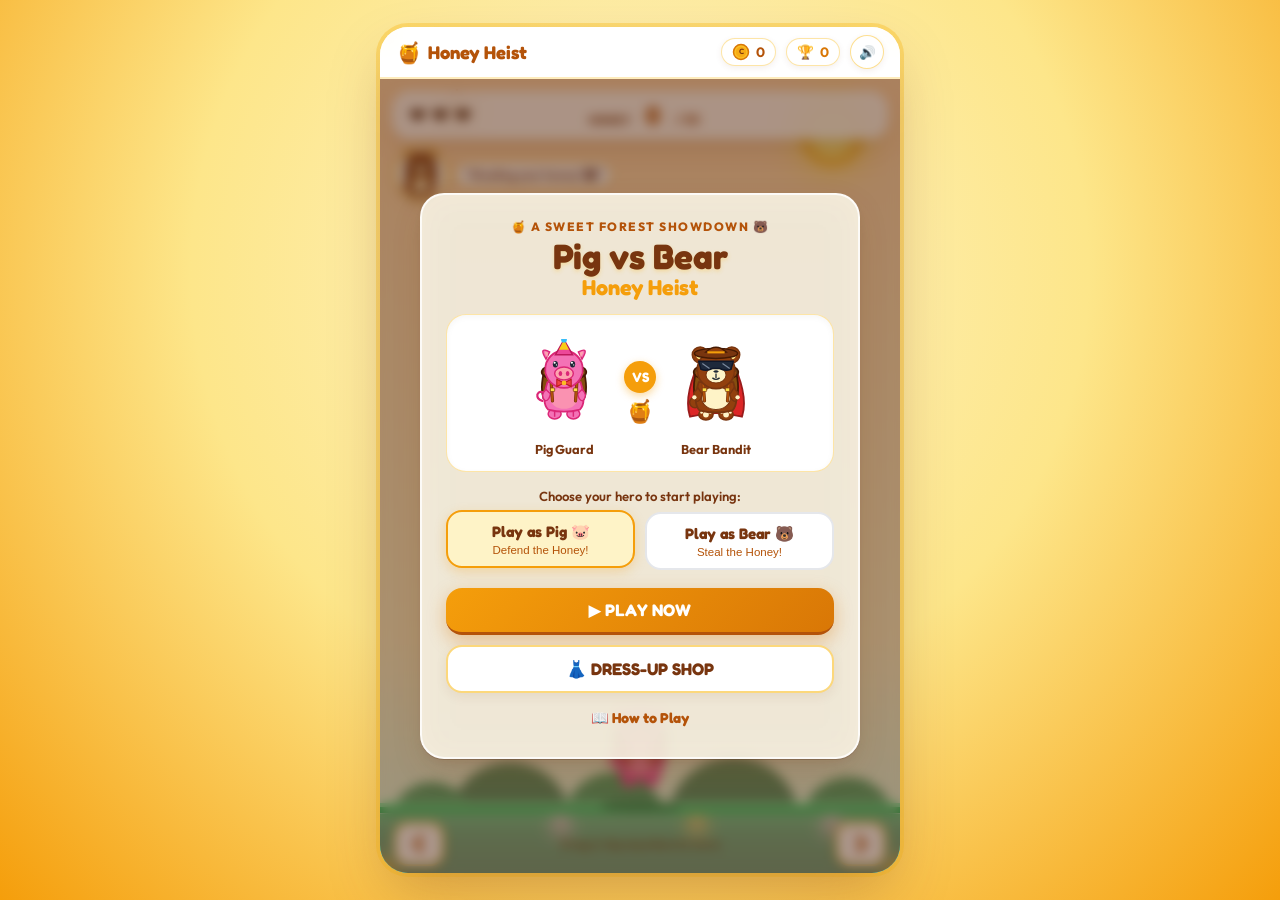
<file: index.html>
<!DOCTYPE html>
<html lang="en">
<head>
  <meta charset="UTF-8">
  <meta name="viewport" content="width=device-width, initial-scale=1.0, maximum-scale=1.0, user-scalable=no">
  <title>Pig vs Bear: Honey Heist - Playable Web Game</title>
  <meta name="description" content="A cute, arcade honey-catching game where Pig protects the hives and Bear executes the sweet heist! Playable on desktop and mobile.">
  <link rel="preconnect" href="https://fonts.googleapis.com">
  <link rel="preconnect" href="https://fonts.gstatic.com" crossorigin>
  <link href="https://fonts.googleapis.com/css2?family=Fredoka:wght@400;500;600;700&family=Outfit:wght@400;600;800&display=swap" rel="stylesheet">
  <link rel="stylesheet" href="style.css">
</head>
<body>
  <div id="game-app" class="game-app">
    <!-- Top Global Bar -->
    <header id="top-bar" class="top-bar">
      <div class="brand">
        <span class="honey-drop-icon">🍯</span>
        <span class="game-mini-title">Honey Heist</span>
      </div>
      <div class="top-stats">
        <div id="coin-counter-badge" class="stat-pill coin-pill" title="Total Coins">
          <svg class="coin-svg" viewBox="0 0 24 24" width="18" height="18">
            <circle cx="12" cy="12" r="10" fill="#FBBF24" stroke="#D97706" stroke-width="2"/>
            <circle cx="12" cy="12" r="7" fill="#F59E0B" opacity="0.6"/>
            <text x="12" y="15" text-anchor="middle" font-size="10" font-weight="bold" fill="#78350F">C</text>
          </svg>
          <span id="top-coins-val">0</span>
        </div>
        <div id="best-score-badge" class="stat-pill best-pill" title="Best Score">
          <span class="trophy-icon">🏆</span>
          <span id="top-best-val">0</span>
        </div>
        <button id="btn-sound-toggle" class="icon-btn" aria-label="Toggle Sound" title="Toggle Sound">
          <span id="sound-icon">🔊</span>
        </button>
      </div>
    </header>

    <!-- Main Game Viewport -->
    <main id="game-viewport" class="game-viewport">
      <!-- Sky and Parallax Environment -->
      <div id="sky-layer" class="env-layer sky-layer">
        <div class="celestial-body sun"></div>
        <div class="celestial-body moon"></div>
        <div class="cloud cloud-1"></div>
        <div class="cloud cloud-2"></div>
        <div class="cloud cloud-3"></div>
      </div>
      <div class="env-layer distant-trees"></div>
      <div class="env-layer honey-branch">
        <div class="honeycomb-hanging">
          <svg viewBox="0 0 40 50" width="36" height="45">
            <path d="M20 0 L20 10 M10 15 L30 15 L35 25 L30 35 L10 35 L5 25 Z" fill="#F59E0B" stroke="#B45309" stroke-width="2"/>
            <circle cx="20" cy="25" r="4" fill="#78350F"/>
            <circle cx="20" cy="40" r="3" fill="#FBBF24" class="honey-drip-anim"/>
          </svg>
        </div>
      </div>

      <!-- In-Game Arena for Catching -->
      <div id="game-arena" class="game-arena">
        <!-- Floating Opponent Peeker -->
        <div id="opponent-peeker" class="opponent-peeker" aria-hidden="true">
          <div id="opponent-svg-box"></div>
          <div class="opponent-speech-bubble" id="opponent-bubble">"My honey!"</div>
        </div>

        <!-- Falling Objects Container -->
        <div id="falling-container" class="falling-container"></div>

        <!-- Floating Text / Effects Layer -->
        <div id="fx-layer" class="fx-layer"></div>

        <!-- Warning Alert Banner when Rival is about to charge -->
        <div id="rival-warning-banner" class="rival-warning-banner hidden">
          <span class="warning-icon">⚠️</span>
          <span id="rival-warning-text" class="warning-text">RIVAL CHARGING! DODGE!</span>
        </div>

        <!-- Active Rival Charger (Rival animal attempts to tackle & stop the player) -->
        <div id="rival-charger-entity" class="rival-charger-entity hidden">
          <div class="rival-speech-bubble" id="rival-speech">"HALT!"</div>
          <div id="rival-avatar-wrap" class="rival-avatar-wrap"></div>
          <div class="rival-dust-puff"></div>
        </div>

        <!-- The Player Catcher Entity with Honey Backpack -->
        <div id="player-entity" class="player-entity">
          <div id="player-avatar-wrap" class="player-avatar-wrap"></div>
          <div class="player-shadow"></div>
        </div>
      </div>

      <!-- Ground Layer -->
      <div class="env-layer ground-layer">
        <div class="grass-detail"></div>
        <div class="flower flower-1">🌸</div>
        <div class="flower flower-2">🌼</div>
        <div class="flower flower-3">🌸</div>
      </div>

      <!-- In-Game Glass HUD -->
      <div id="game-hud" class="game-hud">
        <div class="hud-left">
          <div id="hud-lives-container" class="hud-lives-container" title="Lives Remaining">
            <span class="heart-slot active" id="heart-1">❤️</span>
            <span class="heart-slot active" id="heart-2">❤️</span>
            <span class="heart-slot active" id="heart-3">❤️</span>
          </div>
        </div>
        <div class="hud-center">
          <div class="score-display">
            <span class="score-label">HONEY</span>
            <span id="hud-score-val" class="score-val">0</span>
            <span class="score-target" id="hud-target-val">/ 50</span>
          </div>
        </div>
        <div class="hud-right">
          <div id="hud-combo-badge" class="hud-combo-badge hidden">
            <span class="combo-fire">🔥</span>
            <span id="hud-combo-multiplier">x2</span>
          </div>
        </div>
      </div>

      <!-- Mobile Touch Controls Bar -->
      <div id="mobile-controls-bar" class="mobile-controls-bar">
        <button id="btn-touch-left" class="touch-dir-btn" aria-label="Move Left">
          <svg viewBox="0 0 24 24" width="32" height="32" fill="none" stroke="currentColor" stroke-width="3">
            <polyline points="15 18 9 12 15 6"></polyline>
          </svg>
        </button>
        <div class="touch-hint">Drag or tap anywhere to move</div>
        <button id="btn-touch-right" class="touch-dir-btn" aria-label="Move Right">
          <svg viewBox="0 0 24 24" width="32" height="32" fill="none" stroke="currentColor" stroke-width="3">
            <polyline points="9 18 15 12 9 6"></polyline>
          </svg>
        </button>
      </div>

      <!-- ================= SCREENS & MODALS ================= -->

      <!-- 1. START / HOME SCREEN -->
      <section id="screen-start" class="game-screen screen-start active">
        <div class="screen-dialog glass-card">
          <div class="title-banner">
            <div class="tagline">🍯 A SWEET FOREST SHOWDOWN 🐻</div>
            <h1 class="main-title">Pig vs Bear</h1>
            <h2 class="sub-title">Honey Heist</h2>
          </div>

          <!-- Cute Animated Showdown Preview -->
          <div class="duo-preview-showcase">
            <div class="duo-character duo-pig">
              <div id="start-pig-avatar" class="preview-avatar-box"></div>
              <span class="duo-name">Pig Guard</span>
            </div>
            <div class="duo-vs">
              <div class="vs-circle">VS</div>
              <div class="pot-bounce">🍯</div>
            </div>
            <div class="duo-character duo-bear">
              <div id="start-bear-avatar" class="preview-avatar-box"></div>
              <span class="duo-name">Bear Bandit</span>
            </div>
          </div>

          <div class="start-choice-prompt">
            <p>Choose your hero to start playing:</p>
            <div class="char-pick-row">
              <button id="btn-pick-pig" class="hero-pick-btn active" data-char="pig">
                <span class="pick-label">Play as Pig 🐷</span>
                <span class="pick-sub">Defend the Honey!</span>
              </button>
              <button id="btn-pick-bear" class="hero-pick-btn" data-char="bear">
                <span class="pick-label">Play as Bear 🐻</span>
                <span class="pick-sub">Steal the Honey!</span>
              </button>
            </div>
          </div>

          <div class="menu-action-buttons">
            <button id="btn-start-game" class="cta-btn primary-btn pulse-anim">
              <span>▶ PLAY NOW</span>
            </button>
            <button id="btn-open-shop" class="cta-btn secondary-btn">
              <span>👗 DRESS-UP SHOP</span>
            </button>
            <button id="btn-open-rules" class="cta-btn text-btn">
              <span>📖 How to Play</span>
            </button>
          </div>
        </div>
      </section>

      <!-- 2. DRESS-UP & CUSTOMIZATION SHOP -->
      <section id="screen-shop" class="game-screen screen-shop hidden">
        <div class="screen-dialog glass-card shop-modal">
          <div class="modal-header">
            <h2>👗 Dress-Up & Wardrobe</h2>
            <div class="shop-balance">
              <span class="coin-svg-small">🪙</span>
              <span id="shop-coin-balance">0</span> Coins
            </div>
            <button id="btn-close-shop" class="close-x-btn" aria-label="Close Shop">✖</button>
          </div>

          <div class="shop-body">
            <!-- Left: Live Interactive Character Preview -->
            <div class="shop-preview-side">
              <div class="char-toggle-pills">
                <button id="shop-toggle-pig" class="char-pill active" data-char="pig">🐷 Pig</button>
                <button id="shop-toggle-bear" class="char-pill" data-char="bear">🐻 Bear</button>
              </div>
              <div class="live-stage">
                <div id="shop-character-preview" class="shop-character-preview"></div>
                <div class="stage-pedestal"></div>
              </div>
              <div id="equipped-summary-text" class="equipped-summary">Customizing: Pig</div>
            </div>

            <!-- Right: Categories & Wardrobe Items Grid -->
            <div class="shop-items-side">
              <div class="category-tabs" id="shop-category-tabs">
                <button class="cat-tab active" data-category="hats">🎩 Hats</button>
                <button class="cat-tab" data-category="glasses">👓 Glasses</button>
                <button class="cat-tab" data-category="outfits">👔 Outfits</button>
                <button class="cat-tab" data-category="colors">🎨 Colors</button>
              </div>

              <!-- Dynamic Grid of Items -->
              <div id="shop-items-grid" class="shop-items-grid"></div>
            </div>
          </div>

          <div class="modal-footer">
            <button id="btn-shop-play" class="cta-btn primary-btn">
              <span>READY TO PLAY! 🎮</span>
            </button>
          </div>
        </div>
      </section>

      <!-- 3. RULES & INSTRUCTIONS MODAL -->
      <section id="modal-rules" class="modal-overlay hidden">
        <div class="rules-card glass-card">
          <div class="modal-header">
            <h3>📖 Honey Heist Rules</h3>
            <button id="btn-close-rules" class="close-x-btn" aria-label="Close Rules">✖</button>
          </div>
          <div class="rules-body">
            <div class="rule-item">
              <span class="rule-icon">🍯</span>
              <div>
                <strong>Catch Honey Jars:</strong>
                <p>+1 Point & +1 Coin. Speed up every 10 points!</p>
              </div>
            </div>
            <div class="rule-item">
              <span class="rule-icon">✨</span>
              <div>
                <strong>Golden Honey Jars:</strong>
                <p>Rare & sweet! Gives +5 Points and +5 Coins instantly.</p>
              </div>
            </div>
            <div class="rule-item">
              <span class="rule-icon">🐝</span>
              <div>
                <strong>Avoid Bees:</strong>
                <p>Dodge the buzzing bees! Catching one stings and loses 1 life.</p>
              </div>
            </div>
            <div class="rule-item">
              <span class="rule-icon">🏃</span>
              <div>
                <strong>Escape the Rival:</strong>
                <p>The rival animal charges across to stop your heist! Watch the warning and dodge them in time!</p>
              </div>
            </div>
            <div class="rule-item">
              <span class="rule-icon">❤️</span>
              <div>
                <strong>Sweet Hearts:</strong>
                <p>Restores 1 lost life (max 3 lives).</p>
              </div>
            </div>
            <div class="rule-item">
              <span class="rule-icon">🔥</span>
              <div>
                <strong>Combo Multiplier:</strong>
                <p>Catch jars in a row without missing to build x2, x3, x4 multipliers!</p>
              </div>
            </div>
            <div class="rule-item">
              <span class="rule-icon">🏆</span>
              <div>
                <strong>Goal to Win:</strong>
                <p>Reach 50 Points to win the round and take home 25 bonus coins!</p>
              </div>
            </div>
            <div class="rule-item">
              <span class="rule-icon">🎮</span>
              <div>
                <strong>Controls:</strong>
                <p>Desktop: Arrow Keys or [A] / [D]. Mobile: Touch & drag or tap on-screen buttons.</p>
              </div>
            </div>
          </div>
          <button id="btn-understood-rules" class="cta-btn primary-btn">Got It, Let's Play!</button>
        </div>
      </section>

      <!-- 4. GAME OVER SCREEN -->
      <section id="screen-game-over" class="game-screen screen-game-over hidden">
        <div class="screen-dialog glass-card game-over-card">
          <div class="result-badge defeat-badge">💔 ROUND OVER</div>
          <h2 class="result-title">Out of Honey!</h2>
          <p id="game-over-flavor" class="flavor-text">The opponent managed to snatch the sweet stash!</p>

          <div class="results-stats-board">
            <div class="result-stat-box">
              <span class="stat-num" id="go-score">0</span>
              <span class="stat-name">Honey Score</span>
            </div>
            <div class="result-stat-box">
              <span class="stat-num" id="go-coins">+0</span>
              <span class="stat-name">Coins Earned</span>
            </div>
            <div class="result-stat-box">
              <span class="stat-num" id="go-combo">x1</span>
              <span class="stat-name">Max Combo</span>
            </div>
          </div>

          <div id="new-high-score-banner" class="new-record-banner hidden">
            🎉 NEW PERSONAL BEST! 🎉
          </div>

          <div class="menu-action-buttons">
            <button id="btn-replay-game" class="cta-btn primary-btn pulse-anim">
              <span>🔄 TRY AGAIN</span>
            </button>
            <button id="btn-go-to-shop" class="cta-btn secondary-btn">
              <span>👗 WARDROBE SHOP</span>
            </button>
            <button id="btn-go-to-home" class="cta-btn text-btn">
              <span>🏠 Main Menu</span>
            </button>
          </div>
        </div>
      </section>

      <!-- 5. WIN CELEBRATION SCREEN -->
      <section id="screen-win" class="game-screen screen-win hidden">
        <canvas id="confetti-canvas" class="confetti-canvas"></canvas>
        <div class="screen-dialog glass-card win-card">
          <div class="result-badge victory-badge">👑 VICTORY!</div>
          <h2 class="result-title" id="win-headline">Sweet Success!</h2>
          <p id="win-flavor" class="flavor-text">You reached 50 points and claimed master of the hive!</p>

          <div class="win-hero-dancer">
            <div id="win-character-preview" class="win-character-preview"></div>
          </div>

          <div class="bonus-coins-celebration">
            <span class="bonus-label">VICTORY BONUS:</span>
            <span class="bonus-amount">+25 🪙 COINS!</span>
          </div>

          <div class="results-stats-board">
            <div class="result-stat-box">
              <span class="stat-num" id="win-score">50</span>
              <span class="stat-name">Final Score</span>
            </div>
            <div class="result-stat-box">
              <span class="stat-num" id="win-coins-total">+0</span>
              <span class="stat-name">Total Coins</span>
            </div>
            <div class="result-stat-box">
              <span class="stat-num" id="win-best-combo">x3</span>
              <span class="stat-name">Peak Combo</span>
            </div>
          </div>

          <div class="menu-action-buttons">
            <button id="btn-continue-endless" class="cta-btn primary-btn pulse-anim">
              <span>🚀 KEEP PLAYING (ENDLESS)</span>
            </button>
            <button id="btn-win-shop" class="cta-btn secondary-btn">
              <span>👗 UNLOCK OUTFITS</span>
            </button>
            <button id="btn-win-home" class="cta-btn text-btn">
              <span>🏠 Main Menu</span>
            </button>
          </div>
        </div>
      </section>

    </main>
  </div>

  <script src="script.js"></script>
</body>
</html>
</file>
<file: style.css>
/* ============================================================
   PIG VS BEAR: HONEY HEIST - STYLE SHEET
   Warm Honey & Cream Theme with Glassmorphism, Parallax, and Micro-Animations
   ============================================================ */

:root {
  /* Dynamic Sky Colors (shifts from morning honey-gold to twilight as score increases) */
  --sky-top: #fed7aa;
  --sky-bottom: #fef3c7;
  --sun-opacity: 1;
  --moon-opacity: 0;

  /* Honey & Forest Color Palette */
  --honey-primary: #f59e0b;
  --honey-light: #fbbf24;
  --honey-glow: #fde68a;
  --honey-dark: #b45309;
  --honey-cream: #fffbeb;
  --honey-card-bg: rgba(255, 251, 235, 0.88);
  --forest-green: #15803d;
  --forest-dark: #14532d;
  --wood-brown: #78350f;

  /* Neutral & Glass Tokens */
  --glass-bg: rgba(255, 255, 255, 0.82);
  --glass-border: rgba(255, 255, 255, 0.65);
  --glass-shadow: 0 12px 32px -4px rgba(120, 53, 15, 0.18), 0 4px 12px -2px rgba(120, 53, 15, 0.08);
  --text-main: #451a03;
  --text-muted: #78350f;

  /* Typography */
  --font-display: 'Fredoka', 'Outfit', system-ui, -apple-system, sans-serif;
  --font-body: 'Outfit', 'Fredoka', system-ui, -apple-system, sans-serif;

  /* Dimensions */
  --arena-width: 520px;
  --arena-height: 720px;
}

/* Base Reset & Box Sizing */
*, *::before, *::after {
  box-sizing: border-box;
  margin: 0;
  padding: 0;
  -webkit-tap-highlight-color: transparent;
  user-select: none;
}

body {
  font-family: var(--font-body);
  color: var(--text-main);
  background: radial-gradient(circle at 50% 30%, #fef3c7 0%, #fde68a 50%, #f59e0b 100%);
  min-height: 100vh;
  display: flex;
  justify-content: center;
  align-items: center;
  overflow: hidden;
  padding: 10px;
}

/* Master App Container */
.game-app {
  width: 100%;
  max-width: var(--arena-width);
  height: 94vh;
  max-height: 860px;
  min-height: 620px;
  background: #ffffff;
  border-radius: 28px;
  box-shadow: 0 25px 60px -12px rgba(120, 53, 15, 0.35), 0 0 0 4px rgba(251, 191, 36, 0.4);
  display: flex;
  flex-direction: column;
  position: relative;
  overflow: hidden;
}

/* ============================================================
   TOP GLOBAL BAR
   ============================================================ */
.top-bar {
  height: 52px;
  background: var(--glass-bg);
  backdrop-filter: blur(12px);
  -webkit-backdrop-filter: blur(12px);
  border-bottom: 2px solid rgba(251, 191, 36, 0.3);
  display: flex;
  align-items: center;
  justify-content: space-between;
  padding: 0 16px;
  z-index: 50;
}

.brand {
  display: flex;
  align-items: center;
  gap: 6px;
  font-family: var(--font-display);
  font-weight: 700;
  font-size: 1.15rem;
  color: var(--honey-dark);
}

.honey-drop-icon {
  font-size: 1.3rem;
  animation: floatHoney 2s ease-in-out infinite alternate;
}

@keyframes floatHoney {
  0% { transform: translateY(0); }
  100% { transform: translateY(-3px) rotate(6deg); }
}

.top-stats {
  display: flex;
  align-items: center;
  gap: 10px;
}

.stat-pill {
  display: flex;
  align-items: center;
  gap: 6px;
  background: #fff;
  padding: 4px 10px;
  border-radius: 999px;
  font-weight: 700;
  font-size: 0.85rem;
  box-shadow: 0 2px 6px rgba(120, 53, 15, 0.08);
  border: 1px solid rgba(251, 191, 36, 0.4);
}

.coin-pill {
  color: var(--honey-dark);
}

.best-pill {
  color: #d97706;
}

.icon-btn {
  background: #fff;
  border: 1px solid rgba(251, 191, 36, 0.5);
  border-radius: 50%;
  width: 34px;
  height: 34px;
  display: flex;
  align-items: center;
  justify-content: center;
  cursor: pointer;
  box-shadow: 0 2px 6px rgba(120, 53, 15, 0.08);
  transition: transform 0.15s ease, background 0.15s;
}

.icon-btn:hover {
  transform: scale(1.08);
  background: var(--honey-cream);
}

.icon-btn:active {
  transform: scale(0.95);
}

/* ============================================================
   GAME VIEWPORT & PARALLAX BACKGROUND
   ============================================================ */
.game-viewport {
  flex: 1;
  position: relative;
  overflow: hidden;
  display: flex;
  flex-direction: column;
}

.env-layer {
  position: absolute;
  left: 0;
  right: 0;
  pointer-events: none;
}

/* Dynamic Sky with Sun & Moon */
.sky-layer {
  top: 0;
  bottom: 0;
  background: linear-gradient(180deg, var(--sky-top) 0%, var(--sky-bottom) 70%, #dcfce7 100%);
  transition: background 1.2s ease;
  z-index: 1;
}

.celestial-body {
  position: absolute;
  border-radius: 50%;
  transition: opacity 1.5s ease, transform 1.5s ease;
}

.sun {
  top: 24px;
  right: 36px;
  width: 64px;
  height: 64px;
  background: radial-gradient(circle, #fef08a 30%, #f59e0b 90%);
  box-shadow: 0 0 35px #fde047;
  opacity: var(--sun-opacity);
}

.moon {
  top: 24px;
  left: 36px;
  width: 52px;
  height: 52px;
  background: radial-gradient(circle at 35% 35%, #f1f5f9 20%, #cbd5e1 80%);
  box-shadow: 0 0 25px rgba(226, 232, 240, 0.8);
  opacity: var(--moon-opacity);
}

/* Clouds with subtle drift */
.cloud {
  position: absolute;
  background: rgba(255, 255, 255, 0.78);
  border-radius: 999px;
  filter: blur(1px);
  animation: driftCloud linear infinite;
}

.cloud::before, .cloud::after {
  content: '';
  position: absolute;
  background: inherit;
  border-radius: 50%;
}

.cloud-1 {
  top: 80px;
  left: -120px;
  width: 110px;
  height: 38px;
  animation-duration: 26s;
}
.cloud-1::before { width: 44px; height: 44px; top: -18px; left: 16px; }
.cloud-1::after { width: 34px; height: 34px; top: -14px; left: 50px; }

.cloud-2 {
  top: 140px;
  left: -150px;
  width: 140px;
  height: 42px;
  animation-duration: 38s;
  animation-delay: 10s;
  opacity: 0.6;
}
.cloud-2::before { width: 52px; height: 52px; top: -22px; left: 24px; }
.cloud-2::after { width: 42px; height: 42px; top: -16px; left: 70px; }

.cloud-3 {
  top: 210px;
  left: -90px;
  width: 90px;
  height: 30px;
  animation-duration: 20s;
  animation-delay: 4s;
  opacity: 0.5;
}
.cloud-3::before { width: 36px; height: 36px; top: -14px; left: 14px; }

@keyframes driftCloud {
  0% { transform: translateX(0); }
  100% { transform: translateX(650px); }
}

/* Forest Silhouettes */
.distant-trees {
  bottom: 50px;
  height: 180px;
  background: 
    radial-gradient(circle at 10% 100%, #15803d 40px, transparent 42px),
    radial-gradient(circle at 25% 100%, #166534 60px, transparent 62px),
    radial-gradient(circle at 45% 100%, #15803d 50px, transparent 52px),
    radial-gradient(circle at 68% 100%, #166534 65px, transparent 67px),
    radial-gradient(circle at 90% 100%, #15803d 45px, transparent 47px);
  opacity: 0.65;
  z-index: 2;
}

/* Honey Branch & Hive */
.honey-branch {
  top: 0;
  right: 0;
  width: 120px;
  height: 90px;
  z-index: 3;
}

.honeycomb-hanging {
  position: absolute;
  top: 10px;
  right: 25px;
  animation: swayHive 3s ease-in-out infinite alternate;
  transform-origin: top center;
}

@keyframes swayHive {
  0% { transform: rotate(-5deg); }
  100% { transform: rotate(5deg); }
}

.honey-drip-anim {
  animation: dripDrop 2.2s infinite ease-in;
}

@keyframes dripDrop {
  0% { transform: translateY(0); opacity: 1; }
  75% { transform: translateY(18px); opacity: 0.9; }
  100% { transform: translateY(24px) scaleY(1.4); opacity: 0; }
}

/* Ground Layer */
.ground-layer {
  bottom: 0;
  height: 70px;
  background: linear-gradient(180deg, #22c55e 0%, #15803d 35%, #166534 100%);
  border-top: 4px solid #86efac;
  z-index: 5;
  display: flex;
  align-items: flex-start;
  justify-content: space-around;
  padding-top: 6px;
}

.flower {
  font-size: 1.1rem;
  animation: swayFlower 2.5s ease-in-out infinite alternate;
}
.flower-2 { animation-delay: 0.8s; }
.flower-3 { animation-delay: 1.5s; }

@keyframes swayFlower {
  0% { transform: rotate(-8deg); }
  100% { transform: rotate(8deg); }
}

/* ============================================================
   GAME ARENA & PLAYER CATCHER
   ============================================================ */
.game-arena {
  position: absolute;
  top: 0;
  left: 0;
  right: 0;
  bottom: 60px;
  z-index: 10;
  overflow: hidden;
}

/* Opponent Peeker in Game */
.opponent-peeker {
  position: absolute;
  top: 68px;
  left: 14px;
  display: flex;
  align-items: center;
  gap: 8px;
  pointer-events: none;
  z-index: 12;
  transition: transform 0.3s ease;
}

.opponent-peeker.taunt {
  transform: scale(1.15) rotate(4deg);
}

#opponent-svg-box {
  width: 54px;
  height: 54px;
  background: rgba(255, 255, 255, 0.85);
  border: 2px solid var(--honey-light);
  border-radius: 50%;
  display: flex;
  align-items: center;
  justify-content: center;
  box-shadow: 0 4px 10px rgba(0,0,0,0.1);
  overflow: hidden;
}

.opponent-speech-bubble {
  background: #fff;
  color: var(--wood-brown);
  font-size: 0.75rem;
  font-weight: 700;
  padding: 4px 8px;
  border-radius: 12px;
  border: 1px solid var(--honey-light);
  box-shadow: 0 2px 6px rgba(0,0,0,0.08);
  white-space: nowrap;
  animation: floatBubble 2s ease-in-out infinite alternate;
}

@keyframes floatBubble {
  0% { transform: translateY(0); }
  100% { transform: translateY(-3px); }
}

/* Falling Items Container */
.falling-container {
  position: absolute;
  inset: 0;
  pointer-events: none;
  z-index: 15;
}

.falling-item {
  position: absolute;
  width: 48px;
  height: 48px;
  transform: translate(-50%, -50%);
  display: flex;
  align-items: center;
  justify-content: center;
  filter: drop-shadow(0 4px 6px rgba(0, 0, 0, 0.15));
  will-change: transform;
}

.falling-item.item-bee {
  animation: beeWobble 0.18s infinite alternate ease-in-out;
}

@keyframes beeWobble {
  0% { transform: translate(-50%, -50%) rotate(-7deg); }
  100% { transform: translate(-50%, -50%) rotate(7deg); }
}

.falling-item.item-golden {
  filter: drop-shadow(0 0 10px #f59e0b) drop-shadow(0 4px 6px rgba(0, 0, 0, 0.2));
  animation: goldenPulse 0.8s infinite alternate;
}

@keyframes goldenPulse {
  0% { transform: translate(-50%, -50%) scale(0.96); }
  100% { transform: translate(-50%, -50%) scale(1.08); }
}

/* Player Entity with Full Body & Backpack */
.player-entity {
  position: absolute;
  bottom: 0px;
  left: 50%;
  width: 110px;
  height: 130px;
  transform: translateX(-50%);
  display: flex;
  flex-direction: column;
  align-items: center;
  justify-content: flex-end;
  cursor: grab;
  z-index: 20;
  will-change: transform;
}

.player-avatar-wrap {
  width: 105px;
  height: 125px;
  display: flex;
  align-items: center;
  justify-content: center;
  animation: playerIdle 1.8s ease-in-out infinite alternate;
  transform-origin: bottom center;
}

@keyframes playerIdle {
  0% { transform: translateY(0) scaleY(1); }
  100% { transform: translateY(-4px) scaleY(1.02); }
}

/* Squash & Stretch reaction on catch */
.player-entity.squash-stretch .player-avatar-wrap {
  animation: catchSquash 0.35s cubic-bezier(0.175, 0.885, 0.32, 1.275);
}

@keyframes catchSquash {
  0% { transform: scale(1, 1); }
  35% { transform: scale(1.18, 0.84) translateY(4px); }
  70% { transform: scale(0.94, 1.1) translateY(-6px); }
  100% { transform: scale(1, 1) translateY(0); }
}

/* Stumble reaction on bee sting */
.player-entity.stumbled .player-avatar-wrap {
  animation: stingStumble 0.5s ease-in-out;
}

@keyframes stingStumble {
  0% { transform: rotate(0); filter: hue-rotate(0deg); }
  25% { transform: rotate(-14deg) translateY(-4px); filter: saturate(2) hue-rotate(60deg); }
  50% { transform: rotate(14deg); }
  75% { transform: rotate(-6deg); }
  100% { transform: rotate(0); filter: none; }
}

.player-shadow {
  width: 78px;
  height: 14px;
  background: rgba(20, 83, 45, 0.38);
  border-radius: 50%;
  margin-top: -6px;
}

/* Screen Shake on Miss / Damage */
.game-viewport.shake {
  animation: screenShake 0.4s cubic-bezier(0.36, 0.07, 0.19, 0.97) both;
}

@keyframes screenShake {
  10%, 90% { transform: translate3d(-3px, 0, 0); }
  20%, 80% { transform: translate3d(5px, 2px, 0); }
  30%, 50%, 70% { transform: translate3d(-6px, -2px, 0); }
  40%, 60% { transform: translate3d(6px, 0, 0); }
}

/* ============================================================
   FLOATING TEXT & FX LAYER
   ============================================================ */
.fx-layer {
  position: absolute;
  inset: 0;
  pointer-events: none;
  z-index: 30;
}

.floating-text {
  position: absolute;
  font-family: var(--font-display);
  font-weight: 800;
  font-size: 1.25rem;
  text-shadow: 0 2px 4px rgba(0, 0, 0, 0.25), 0 0 2px #fff;
  transform: translate(-50%, -50%);
  animation: floatUpFade 0.85s cubic-bezier(0.2, 0.9, 0.3, 1) forwards;
  will-change: transform, opacity;
}

@keyframes floatUpFade {
  0% { transform: translate(-50%, 0) scale(0.6); opacity: 0; }
  25% { transform: translate(-50%, -15px) scale(1.2); opacity: 1; }
  100% { transform: translate(-50%, -55px) scale(1); opacity: 0; }
}

/* Warning Alert Banner when Rival is about to charge */
.rival-warning-banner {
  position: absolute;
  top: 70px;
  left: 50%;
  transform: translateX(-50%);
  background: linear-gradient(135deg, #ef4444 0%, #b91c1c 100%);
  color: #ffffff;
  padding: 6px 18px;
  border-radius: 999px;
  font-family: var(--font-display);
  font-weight: 800;
  font-size: 0.88rem;
  letter-spacing: 0.5px;
  display: flex;
  align-items: center;
  gap: 8px;
  box-shadow: 0 4px 16px rgba(220, 38, 38, 0.45), 0 0 0 3px rgba(254, 202, 202, 0.7);
  animation: alertPulse 0.35s infinite alternate ease-in-out;
  z-index: 35;
  pointer-events: none;
  transition: opacity 0.25s, transform 0.25s;
}

.rival-warning-banner.hidden {
  opacity: 0;
  transform: translate(-50%, -12px) scale(0.8);
  pointer-events: none;
}

@keyframes alertPulse {
  0% { transform: translateX(-50%) scale(0.95); }
  100% { transform: translateX(-50%) scale(1.06); }
}

/* Active Rival Charger Entity (Ground Rusher) */
.rival-charger-entity {
  position: absolute;
  bottom: 0px;
  left: -120px;
  width: 110px;
  height: 130px;
  display: flex;
  flex-direction: column;
  align-items: center;
  justify-content: flex-end;
  z-index: 22;
  pointer-events: none;
  will-change: transform, left;
  transition: opacity 0.2s;
}

.rival-charger-entity.hidden {
  display: none;
}

.rival-charger-entity.facing-left .rival-avatar-wrap {
  transform: scaleX(-1);
}

.rival-avatar-wrap {
  width: 105px;
  height: 125px;
  display: flex;
  align-items: center;
  justify-content: center;
  animation: rivalRun 0.2s infinite alternate ease-in-out;
  transform-origin: bottom center;
}

@keyframes rivalRun {
  0% { transform: translateY(0) rotate(-6deg); }
  100% { transform: translateY(-8px) rotate(6deg); }
}

.rival-speech-bubble {
  background: #dc2626;
  color: #fff;
  font-family: var(--font-display);
  font-size: 0.75rem;
  font-weight: 800;
  padding: 4px 10px;
  border-radius: 12px;
  border: 1.5px solid #fff;
  box-shadow: 0 3px 8px rgba(0,0,0,0.25);
  white-space: nowrap;
  margin-bottom: 2px;
  animation: speechBounce 0.25s infinite alternate;
}

@keyframes speechBounce {
  0% { transform: translateY(0); }
  100% { transform: translateY(-4px); }
}

.rival-dust-puff {
  position: absolute;
  bottom: 4px;
  width: 38px;
  height: 14px;
  background: radial-gradient(ellipse at center, rgba(180, 83, 9, 0.45) 0%, transparent 70%);
  border-radius: 50%;
}

.txt-honey { color: #f59e0b; }
.txt-golden { color: #facc15; font-size: 1.45rem; }
.txt-sting { color: #ef4444; }
.txt-heart { color: #ec4899; }
.txt-combo { color: #f97316; font-size: 1.35rem; }
.txt-dodge { color: #10b981; font-size: 1.45rem; }
.txt-tackled { color: #dc2626; font-size: 1.45rem; }

/* Splat Honey on Ground on Miss */
.honey-splat {
  position: absolute;
  bottom: 58px;
  transform: translateX(-50%);
  width: 36px;
  height: 12px;
  background: radial-gradient(ellipse at center, #fbbf24 40%, #d97706 90%);
  border-radius: 50%;
  animation: splatFade 1.2s forwards;
  z-index: 6;
}

@keyframes splatFade {
  0% { transform: translateX(-50%) scale(0.3); opacity: 0.9; }
  30% { transform: translateX(-50%) scale(1.2); opacity: 1; }
  100% { transform: translateX(-50%) scale(1.4); opacity: 0; }
}

/* ============================================================
   GLASS HUD (LIVES, SCORE, COMBO)
   ============================================================ */
.game-hud {
  position: absolute;
  top: 12px;
  left: 12px;
  right: 12px;
  height: 48px;
  background: var(--glass-bg);
  backdrop-filter: blur(14px);
  -webkit-backdrop-filter: blur(14px);
  border: 1.5px solid var(--glass-border);
  border-radius: 18px;
  box-shadow: var(--glass-shadow);
  display: flex;
  align-items: center;
  justify-content: space-between;
  padding: 0 16px;
  z-index: 40;
}

.hud-lives-container {
  display: flex;
  align-items: center;
  gap: 5px;
}

.heart-slot {
  font-size: 1.3rem;
  transition: transform 0.25s cubic-bezier(0.175, 0.885, 0.32, 1.275), opacity 0.3s;
  display: inline-block;
}

.heart-slot.lost {
  opacity: 0.25;
  filter: grayscale(1);
  transform: scale(0.8);
}

.heart-slot.pulse {
  animation: heartPop 0.4s ease-out;
}

@keyframes heartPop {
  0% { transform: scale(1); }
  50% { transform: scale(1.45); }
  100% { transform: scale(1); }
}

.score-display {
  display: flex;
  align-items: baseline;
  gap: 6px;
  font-family: var(--font-display);
}

.score-label {
  font-size: 0.72rem;
  font-weight: 700;
  color: var(--text-muted);
  letter-spacing: 1px;
}

.score-val {
  font-size: 1.55rem;
  font-weight: 800;
  color: var(--honey-dark);
  min-width: 32px;
  text-align: center;
}

.score-target {
  font-size: 0.82rem;
  font-weight: 600;
  color: #92400e;
}

.hud-combo-badge {
  display: flex;
  align-items: center;
  gap: 3px;
  background: linear-gradient(135deg, #f97316 0%, #ea580c 100%);
  color: #fff;
  padding: 3px 9px;
  border-radius: 999px;
  font-family: var(--font-display);
  font-weight: 800;
  font-size: 0.85rem;
  box-shadow: 0 2px 8px rgba(234, 88, 12, 0.35);
  animation: comboGlow 0.8s infinite alternate;
  transition: opacity 0.25s, transform 0.25s;
}

.hud-combo-badge.hidden {
  opacity: 0;
  transform: scale(0.6);
  pointer-events: none;
}

@keyframes comboGlow {
  0% { transform: scale(1); }
  100% { transform: scale(1.08); }
}

/* ============================================================
   MOBILE ON-SCREEN CONTROLS
   ============================================================ */
.mobile-controls-bar {
  position: absolute;
  bottom: 0;
  left: 0;
  right: 0;
  height: 60px;
  background: rgba(255, 255, 255, 0.4);
  backdrop-filter: blur(8px);
  display: flex;
  align-items: center;
  justify-content: space-between;
  padding: 0 14px;
  z-index: 35;
  border-top: 1px solid rgba(255, 255, 255, 0.5);
}

.touch-dir-btn {
  width: 50px;
  height: 44px;
  background: #ffffff;
  border: 2px solid var(--honey-light);
  border-radius: 14px;
  color: var(--honey-dark);
  display: flex;
  align-items: center;
  justify-content: center;
  cursor: pointer;
  box-shadow: 0 4px 10px rgba(120, 53, 15, 0.15);
  touch-action: manipulation;
  transition: background 0.1s, transform 0.1s;
}

.touch-dir-btn:active {
  background: var(--honey-glow);
  transform: scale(0.94);
}

.touch-hint {
  font-size: 0.72rem;
  font-weight: 600;
  color: var(--wood-brown);
  opacity: 0.8;
}

/* ============================================================
   MODALS & SCREENS
   ============================================================ */
.game-screen {
  position: absolute;
  inset: 0;
  z-index: 100;
  display: flex;
  align-items: center;
  justify-content: center;
  padding: 16px;
  background: rgba(69, 26, 3, 0.45);
  backdrop-filter: blur(6px);
  -webkit-backdrop-filter: blur(6px);
  opacity: 1;
  visibility: visible;
  transition: opacity 0.3s ease, visibility 0.3s ease;
}

.game-screen.hidden {
  opacity: 0;
  visibility: hidden;
  pointer-events: none;
}

.glass-card {
  background: var(--honey-card-bg);
  backdrop-filter: blur(18px);
  -webkit-backdrop-filter: blur(18px);
  border: 2px solid rgba(255, 255, 255, 0.8);
  border-radius: 24px;
  box-shadow: var(--glass-shadow);
  padding: 24px;
  width: 100%;
  max-width: 440px;
  text-align: center;
  position: relative;
  overflow: hidden;
}

/* Start Screen Showcase */
.title-banner .tagline {
  font-size: 0.75rem;
  font-weight: 800;
  letter-spacing: 1.5px;
  color: var(--honey-dark);
  margin-bottom: 4px;
}

.title-banner .main-title {
  font-family: var(--font-display);
  font-size: 2.2rem;
  font-weight: 800;
  color: var(--wood-brown);
  line-height: 1.05;
  text-shadow: 0 2px 4px rgba(251, 191, 36, 0.3);
}

.title-banner .sub-title {
  font-family: var(--font-display);
  font-size: 1.35rem;
  font-weight: 700;
  color: var(--honey-primary);
  margin-bottom: 14px;
}

.duo-preview-showcase {
  display: flex;
  align-items: center;
  justify-content: center;
  gap: 16px;
  background: #ffffff;
  border-radius: 20px;
  padding: 14px;
  margin-bottom: 16px;
  border: 1.5px solid rgba(251, 191, 36, 0.4);
  box-shadow: inset 0 2px 6px rgba(0, 0, 0, 0.04);
}

.duo-character {
  display: flex;
  flex-direction: column;
  align-items: center;
  gap: 6px;
}

.preview-avatar-box {
  width: 88px;
  height: 106px;
  display: flex;
  align-items: center;
  justify-content: center;
}

.duo-pig .preview-avatar-box {
  animation: bouncePig 1.6s ease-in-out infinite alternate;
}

.duo-bear .preview-avatar-box {
  animation: bounceBear 1.6s ease-in-out infinite alternate;
  animation-delay: 0.3s;
}

@keyframes bouncePig {
  0% { transform: translateY(0); }
  100% { transform: translateY(-8px); }
}

@keyframes bounceBear {
  0% { transform: translateY(0); }
  100% { transform: translateY(-8px); }
}

.duo-name {
  font-size: 0.8rem;
  font-weight: 700;
  color: var(--text-muted);
}

.duo-vs {
  display: flex;
  flex-direction: column;
  align-items: center;
  gap: 4px;
}

.vs-circle {
  background: var(--honey-primary);
  color: #fff;
  font-family: var(--font-display);
  font-weight: 800;
  font-size: 0.85rem;
  width: 32px;
  height: 32px;
  border-radius: 50%;
  display: flex;
  align-items: center;
  justify-content: center;
  box-shadow: 0 3px 8px rgba(245, 158, 11, 0.4);
}

.pot-bounce {
  font-size: 1.4rem;
  animation: potSpin 3s linear infinite;
}

@keyframes potSpin {
  0% { transform: rotate(0deg); }
  50% { transform: rotate(15deg); }
  100% { transform: rotate(0deg); }
}

.start-choice-prompt p {
  font-size: 0.82rem;
  font-weight: 600;
  color: var(--wood-brown);
  margin-bottom: 8px;
}

.char-pick-row {
  display: grid;
  grid-template-columns: 1fr 1fr;
  gap: 10px;
  margin-bottom: 18px;
}

.hero-pick-btn {
  background: #fff;
  border: 2px solid #e5e7eb;
  border-radius: 16px;
  padding: 10px 8px;
  cursor: pointer;
  display: flex;
  flex-direction: column;
  align-items: center;
  gap: 3px;
  transition: all 0.2s ease;
}

.hero-pick-btn.active {
  border-color: var(--honey-primary);
  background: #fef3c7;
  box-shadow: 0 4px 12px rgba(245, 158, 11, 0.25);
  transform: translateY(-2px);
}

.pick-label {
  font-family: var(--font-display);
  font-size: 0.95rem;
  font-weight: 700;
  color: var(--wood-brown);
}

.pick-sub {
  font-size: 0.72rem;
  color: var(--honey-dark);
  font-weight: 500;
}

/* Common CTA Buttons */
.menu-action-buttons {
  display: flex;
  flex-direction: column;
  gap: 10px;
}

.cta-btn {
  border: none;
  border-radius: 16px;
  padding: 12px 20px;
  font-family: var(--font-display);
  font-size: 1.05rem;
  font-weight: 700;
  cursor: pointer;
  display: flex;
  align-items: center;
  justify-content: center;
  gap: 8px;
  transition: transform 0.15s ease, box-shadow 0.15s ease, background 0.15s ease;
  position: relative;
  overflow: hidden;
}

.cta-btn:active {
  transform: scale(0.97);
}

.primary-btn {
  background: linear-gradient(135deg, #f59e0b 0%, #d97706 100%);
  color: #ffffff;
  box-shadow: 0 6px 18px rgba(217, 119, 6, 0.35);
  border-bottom: 3px solid #b45309;
}

.primary-btn:hover {
  background: linear-gradient(135deg, #fbbf24 0%, #f59e0b 100%);
  transform: translateY(-2px);
  box-shadow: 0 8px 22px rgba(217, 119, 6, 0.45);
}

.secondary-btn {
  background: #ffffff;
  color: var(--wood-brown);
  border: 2px solid rgba(251, 191, 36, 0.6);
  box-shadow: 0 4px 12px rgba(120, 53, 15, 0.08);
}

.secondary-btn:hover {
  background: var(--honey-cream);
  border-color: var(--honey-primary);
  transform: translateY(-2px);
}

.text-btn {
  background: transparent;
  color: var(--honey-dark);
  font-size: 0.9rem;
  padding: 6px;
}

.text-btn:hover {
  text-decoration: underline;
}

.pulse-anim {
  animation: buttonPulse 2s infinite;
}

@keyframes buttonPulse {
  0% { box-shadow: 0 0 0 0 rgba(245, 158, 11, 0.6); }
  70% { box-shadow: 0 0 0 12px rgba(245, 158, 11, 0); }
  100% { box-shadow: 0 0 0 0 rgba(245, 158, 11, 0); }
}

/* ============================================================
   DRESS-UP SHOP MODAL
   ============================================================ */
.shop-modal {
  max-width: 480px;
  height: 90%;
  max-height: 680px;
  display: flex;
  flex-direction: column;
  padding: 18px;
}

.modal-header {
  display: flex;
  align-items: center;
  justify-content: space-between;
  margin-bottom: 12px;
  position: relative;
}

.modal-header h2, .modal-header h3 {
  font-family: var(--font-display);
  font-size: 1.25rem;
  color: var(--wood-brown);
}

.shop-balance {
  background: #fff;
  border: 1px solid var(--honey-light);
  border-radius: 999px;
  padding: 4px 10px;
  font-size: 0.85rem;
  font-weight: 700;
  color: var(--honey-dark);
  display: flex;
  align-items: center;
  gap: 4px;
}

.close-x-btn {
  background: #fee2e2;
  border: none;
  color: #dc2626;
  width: 28px;
  height: 28px;
  border-radius: 50%;
  cursor: pointer;
  font-weight: 800;
  display: flex;
  align-items: center;
  justify-content: center;
  transition: transform 0.15s;
}

.close-x-btn:hover { transform: scale(1.1); }

.shop-body {
  flex: 1;
  display: flex;
  flex-direction: column;
  gap: 12px;
  overflow: hidden;
}

.shop-preview-side {
  background: #fff;
  border-radius: 18px;
  border: 1.5px solid rgba(251, 191, 36, 0.4);
  padding: 10px;
  display: flex;
  flex-direction: column;
  align-items: center;
  position: relative;
}

.char-toggle-pills {
  display: flex;
  background: #f3f4f6;
  border-radius: 999px;
  padding: 3px;
  gap: 4px;
  margin-bottom: 6px;
}

.char-pill {
  border: none;
  background: transparent;
  padding: 4px 14px;
  border-radius: 999px;
  font-family: var(--font-display);
  font-weight: 700;
  font-size: 0.82rem;
  color: #4b5563;
  cursor: pointer;
  transition: all 0.2s;
}

.char-pill.active {
  background: var(--honey-primary);
  color: #fff;
  box-shadow: 0 2px 6px rgba(245, 158, 11, 0.3);
}

.live-stage {
  height: 125px;
  display: flex;
  flex-direction: column;
  align-items: center;
  justify-content: center;
  position: relative;
}

.shop-character-preview {
  width: 95px;
  height: 114px;
  display: flex;
  align-items: center;
  justify-content: center;
  animation: stageFloat 2s ease-in-out infinite alternate;
}

@keyframes stageFloat {
  0% { transform: translateY(0); }
  100% { transform: translateY(-4px); }
}

.stage-pedestal {
  width: 90px;
  height: 12px;
  background: radial-gradient(ellipse at center, rgba(245, 158, 11, 0.4) 0%, transparent 70%);
  border-radius: 50%;
  margin-top: -6px;
}

.equipped-summary {
  font-size: 0.75rem;
  font-weight: 600;
  color: var(--text-muted);
  margin-top: 4px;
}

/* Category Tabs */
.shop-items-side {
  flex: 1;
  display: flex;
  flex-direction: column;
  overflow: hidden;
}

.category-tabs {
  display: flex;
  gap: 6px;
  overflow-x: auto;
  padding-bottom: 6px;
  margin-bottom: 8px;
}

.cat-tab {
  background: #fff;
  border: 1.5px solid #e5e7eb;
  border-radius: 12px;
  padding: 6px 12px;
  font-family: var(--font-display);
  font-size: 0.82rem;
  font-weight: 700;
  color: #4b5563;
  cursor: pointer;
  white-space: nowrap;
  transition: all 0.2s;
}

.cat-tab.active {
  border-color: var(--honey-primary);
  background: #fef3c7;
  color: var(--wood-brown);
}

/* Shop Item Grid */
.shop-items-grid {
  flex: 1;
  display: grid;
  grid-template-columns: repeat(auto-fill, minmax(95px, 1fr));
  gap: 8px;
  overflow-y: auto;
  padding-right: 4px;
}

.shop-item-card {
  background: #fff;
  border: 1.5px solid #e5e7eb;
  border-radius: 14px;
  padding: 8px;
  display: flex;
  flex-direction: column;
  align-items: center;
  justify-content: space-between;
  text-align: center;
  cursor: pointer;
  transition: all 0.2s ease;
  position: relative;
  min-height: 110px;
}

.shop-item-card:hover {
  transform: translateY(-2px);
  border-color: var(--honey-light);
  box-shadow: 0 4px 10px rgba(0,0,0,0.06);
}

.shop-item-card.equipped {
  border-color: #22c55e;
  background: #f0fdf4;
}

.shop-item-card.equipped::after {
  content: '✓';
  position: absolute;
  top: 4px;
  right: 6px;
  background: #22c55e;
  color: #fff;
  width: 16px;
  height: 16px;
  border-radius: 50%;
  font-size: 10px;
  display: flex;
  align-items: center;
  justify-content: center;
}

.item-thumb-box {
  width: 44px;
  height: 44px;
  display: flex;
  align-items: center;
  justify-content: center;
  margin-bottom: 4px;
}

.item-name {
  font-size: 0.72rem;
  font-weight: 700;
  color: var(--wood-brown);
  line-height: 1.2;
}

.item-badge {
  margin-top: 4px;
  font-size: 0.68rem;
  font-weight: 800;
  padding: 2px 6px;
  border-radius: 6px;
}

.badge-equipped { background: #dcfce7; color: #166534; }
.badge-owned { background: #e0f2fe; color: #0369a1; }
.badge-price { background: #fef3c7; color: #92400e; border: 1px solid var(--honey-light); }

.item-color-swatch {
  width: 32px;
  height: 32px;
  border-radius: 50%;
  border: 2px solid #fff;
  box-shadow: 0 2px 6px rgba(0,0,0,0.15);
}

.modal-footer {
  margin-top: 10px;
}

/* Item Unlock Burst Animation */
@keyframes unlockBurst {
  0% { transform: scale(0.7); box-shadow: 0 0 0 0 rgba(251, 191, 36, 0.8); }
  50% { transform: scale(1.12); box-shadow: 0 0 20px 10px rgba(251, 191, 36, 0.5); }
  100% { transform: scale(1); box-shadow: 0 0 0 0 rgba(251, 191, 36, 0); }
}

.just-unlocked {
  animation: unlockBurst 0.6s ease-out;
}

/* ============================================================
   RULES MODAL
   ============================================================ */
.modal-overlay {
  position: absolute;
  inset: 0;
  z-index: 120;
  background: rgba(69, 26, 3, 0.5);
  backdrop-filter: blur(8px);
  display: flex;
  align-items: center;
  justify-content: center;
  padding: 16px;
}

.modal-overlay.hidden {
  display: none;
}

.rules-card {
  max-width: 420px;
  max-height: 85%;
  overflow-y: auto;
  text-align: left;
}

.rules-body {
  display: flex;
  flex-direction: column;
  gap: 12px;
  margin: 14px 0 18px;
}

.rule-item {
  display: flex;
  align-items: flex-start;
  gap: 12px;
  background: #fff;
  padding: 8px 12px;
  border-radius: 12px;
  border: 1px solid rgba(251, 191, 36, 0.3);
}

.rule-icon {
  font-size: 1.4rem;
}

.rule-item strong {
  font-size: 0.85rem;
  color: var(--wood-brown);
}

.rule-item p {
  font-size: 0.78rem;
  color: #6b7280;
  margin-top: 2px;
}

/* ============================================================
   GAME OVER & WIN SCREENS
   ============================================================ */
.game-over-card, .win-card {
  animation: modalPopIn 0.35s cubic-bezier(0.175, 0.885, 0.32, 1.275);
}

@keyframes modalPopIn {
  0% { transform: scale(0.85); opacity: 0; }
  100% { transform: scale(1); opacity: 1; }
}

.result-badge {
  display: inline-block;
  padding: 5px 14px;
  border-radius: 999px;
  font-family: var(--font-display);
  font-size: 0.85rem;
  font-weight: 800;
  letter-spacing: 1px;
  margin-bottom: 8px;
}

.defeat-badge {
  background: #fee2e2;
  color: #b91c1c;
}

.victory-badge {
  background: #fef3c7;
  color: #92400e;
  border: 1.5px solid var(--honey-light);
  box-shadow: 0 4px 12px rgba(245, 158, 11, 0.3);
}

.result-title {
  font-family: var(--font-display);
  font-size: 2rem;
  font-weight: 800;
  color: var(--wood-brown);
  line-height: 1.1;
  margin-bottom: 6px;
}

.flavor-text {
  font-size: 0.85rem;
  color: var(--text-muted);
  margin-bottom: 16px;
}

.results-stats-board {
  display: grid;
  grid-template-columns: repeat(3, 1fr);
  gap: 8px;
  background: #fff;
  padding: 12px;
  border-radius: 18px;
  border: 1.5px solid rgba(251, 191, 36, 0.4);
  margin-bottom: 16px;
}

.result-stat-box {
  display: flex;
  flex-direction: column;
  align-items: center;
}

.stat-num {
  font-family: var(--font-display);
  font-size: 1.4rem;
  font-weight: 800;
  color: var(--honey-dark);
}

.stat-name {
  font-size: 0.72rem;
  font-weight: 600;
  color: #6b7280;
}

.new-record-banner {
  background: linear-gradient(135deg, #f59e0b 0%, #d97706 100%);
  color: #fff;
  font-family: var(--font-display);
  font-weight: 800;
  font-size: 0.9rem;
  padding: 6px 12px;
  border-radius: 999px;
  margin-bottom: 16px;
  animation: glowRecord 1s infinite alternate;
}

.new-record-banner.hidden {
  display: none;
}

@keyframes glowRecord {
  0% { transform: scale(0.97); }
  100% { transform: scale(1.03); }
}

.win-hero-dancer {
  height: 125px;
  display: flex;
  align-items: center;
  justify-content: center;
  margin-bottom: 12px;
}

.win-character-preview {
  width: 95px;
  height: 114px;
  animation: danceWin 0.6s infinite alternate ease-in-out;
}

@keyframes danceWin {
  0% { transform: translateY(0) rotate(-6deg) scale(1); }
  100% { transform: translateY(-12px) rotate(6deg) scale(1.06); }
}

.bonus-coins-celebration {
  background: #fef3c7;
  border: 1.5px solid var(--honey-light);
  border-radius: 12px;
  padding: 8px 12px;
  font-family: var(--font-display);
  font-weight: 800;
  color: var(--wood-brown);
  display: flex;
  align-items: center;
  justify-content: center;
  gap: 8px;
  margin-bottom: 14px;
}

.bonus-amount {
  color: #d97706;
  font-size: 1.15rem;
}

.confetti-canvas {
  position: absolute;
  inset: 0;
  pointer-events: none;
  z-index: 101;
}

/* ============================================================
   RESPONSIVE DESIGN (DESKTOP & MOBILE ADJUSTMENTS)
   ============================================================ */
@media (max-width: 540px) {
  body {
    padding: 0;
  }

  .game-app {
    width: 100vw;
    height: 100vh;
    max-height: 100vh;
    border-radius: 0;
    box-shadow: none;
    border: none;
  }

  .title-banner .main-title {
    font-size: 1.85rem;
  }

  .duo-preview-showcase {
    gap: 8px;
    padding: 10px;
  }

  .preview-avatar-box {
    width: 64px;
    height: 64px;
  }

  .shop-items-grid {
    grid-template-columns: repeat(3, 1fr);
  }
}
</file>
